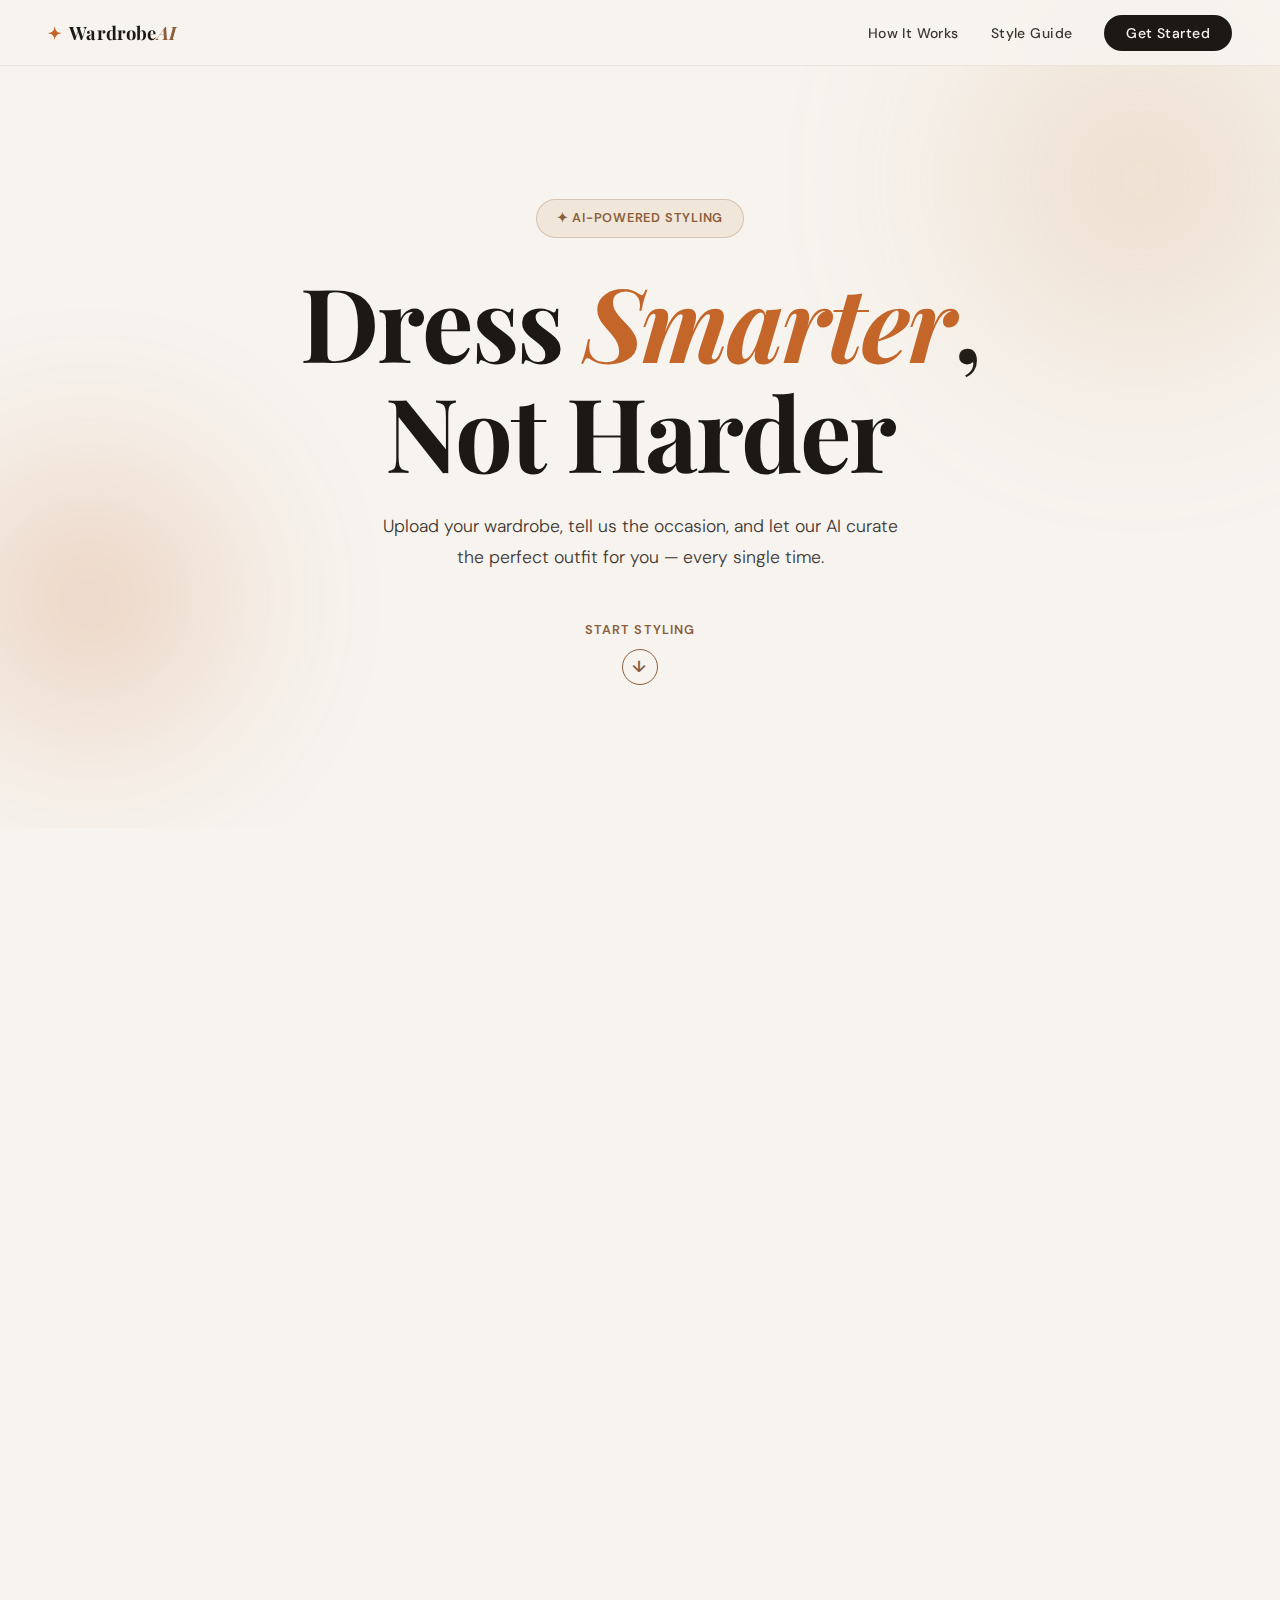
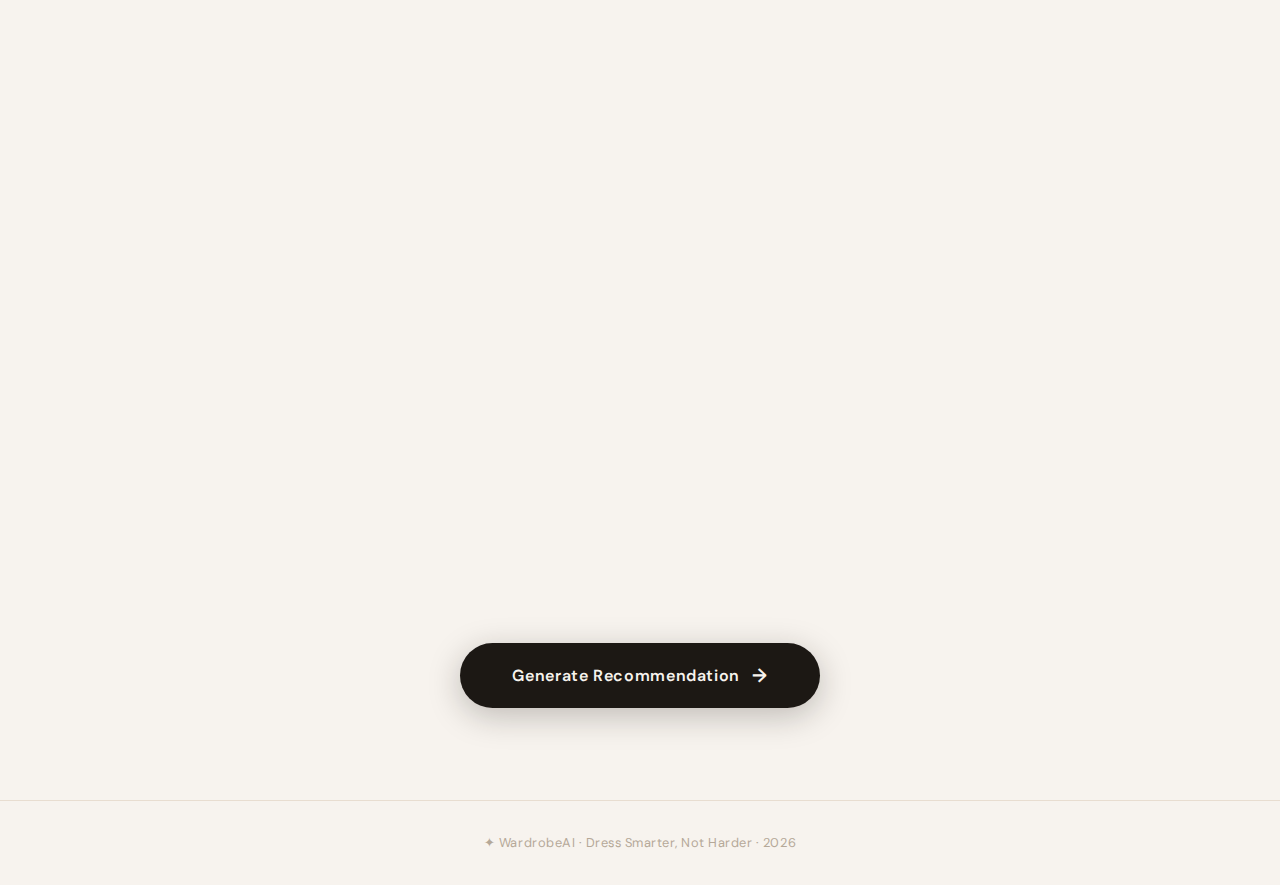
<file: INDEX.html>
<!DOCTYPE html>
<html lang="en">
<head>
  <meta charset="UTF-8" />
  <meta name="viewport" content="width=device-width, initial-scale=1.0"/>
  <title>Smart Wardrobe · Dress Smarter, Not Harder</title>
  <link rel="stylesheet" href="style.css" />
  <!-- Google Fonts: Playfair Display + DM Sans -->
  <link rel="preconnect" href="https://fonts.googleapis.com">
  <link rel="preconnect" href="https://fonts.gstatic.com" crossorigin>
  <link href="https://fonts.googleapis.com/css2?family=Playfair+Display:ital,wght@0,400;0,600;0,700;1,400&family=DM+Sans:wght@300;400;500;600&display=swap" rel="stylesheet">
</head>
<body>

  <!-- ── NAVBAR ── -->
  <nav class="navbar">
    <div class="nav-logo">
      <span class="logo-icon">✦</span>
      <span class="logo-text">Wardrobe<em>AI</em></span>
    </div>
    <ul class="nav-links">
      <li><a href="#">How It Works</a></li>
      <li><a href="#">Style Guide</a></li>
      <li><a href="#" class="nav-cta">Get Started</a></li>
    </ul>
  </nav>

  <!-- ── HERO ── -->
  <section class="hero">
    <!-- Decorative blobs -->
    <div class="blob blob-1"></div>
    <div class="blob blob-2"></div>

    <div class="hero-badge">✦ AI-Powered Styling</div>

    <h1 class="hero-heading">
      Dress <span class="accent">Smarter</span>,<br>Not Harder
    </h1>

    <p class="hero-sub">
      Upload your wardrobe, tell us the occasion, and let our AI curate<br>
      the perfect outfit for you — every single time.
    </p>

    <div class="hero-scroll">
      <span>Start Styling</span>
      <div class="scroll-arrow">↓</div>
    </div>
  </section>

  <!-- ── MAIN FORM ── -->
  <main class="form-wrapper">

    <!-- ─ STEP 1: Upload ─ -->
    <div class="card" id="step1">
      <div class="card-header">
        <span class="step-badge">01</span>
        <div>
          <h2 class="card-title">Upload Your Wardrobe Items</h2>
          <p class="card-desc">Let us see what you're working with</p>
        </div>
      </div>

      <!-- Drop Zone -->
      <div class="drop-zone" id="dropZone">
        <input type="file" id="fileInput" multiple accept=".jpg,.jpeg,.png,.webp" hidden />
        <div class="drop-icon">👗</div>
        <p class="drop-title">Drag &amp; Drop or <span class="browse-link" id="browseBtn">Click to Browse</span></p>
        <p class="drop-sub">Upload photos of your tops, bottoms, shoes &amp; accessories</p>
        <p class="drop-types">Supports JPG, PNG, WEBP · Multiple files allowed</p>
      </div>

      <!-- Preview grid (populated by JS) -->
      <div class="preview-grid" id="previewGrid"></div>
    </div>

    <!-- ─ STEP 2: Occasion ─ -->
    <div class="card" id="step2">
      <div class="card-header">
        <span class="step-badge">02</span>
        <div>
          <h2 class="card-title">Select the Occasion</h2>
          <p class="card-desc">Where are you headed today?</p>
        </div>
      </div>

      <div class="pill-group" id="occasionGroup">
        <button class="pill active" data-value="Casual">👟 Casual</button>
        <button class="pill" data-value="Formal">💼 Formal</button>
        <button class="pill" data-value="Party">🎉 Party</button>
        <button class="pill" data-value="Sports">🏃 Sports</button>
        <button class="pill" data-value="Travel">✈️ Travel</button>
        <button class="pill" data-value="Date Night">🌹 Date Night</button>
      </div>
    </div>

    <!-- ─ STEP 3: Weather ─ -->
    <div class="card" id="step3">
      <div class="card-header">
        <span class="step-badge">03</span>
        <div>
          <h2 class="card-title">Current Weather</h2>
          <p class="card-desc">We'll dress you for the forecast</p>
        </div>
      </div>

      <div class="weather-grid" id="weatherGroup">
        <button class="weather-card active" data-value="Hot">
          <span class="w-icon">☀️</span>
          <span class="w-label">Hot</span>
        </button>
        <button class="weather-card" data-value="Cold">
          <span class="w-icon">❄️</span>
          <span class="w-label">Cold</span>
        </button>
        <button class="weather-card" data-value="Rainy">
          <span class="w-icon">🌧️</span>
          <span class="w-label">Rainy</span>
        </button>
        <button class="weather-card" data-value="Windy">
          <span class="w-icon">🌬️</span>
          <span class="w-label">Windy</span>
        </button>
        <button class="weather-card" data-value="Cloudy">
          <span class="w-icon">☁️</span>
          <span class="w-label">Cloudy</span>
        </button>
      </div>
    </div>

    <!-- ─ STEP 4: Style Preference ─ -->
    <div class="card" id="step4">
      <div class="card-header">
        <span class="step-badge">04</span>
        <div>
          <h2 class="card-title">Describe Your Style Preference</h2>
          <p class="card-desc">Any details help our AI nail the look</p>
        </div>
      </div>

      <textarea
        id="styleInput"
        class="style-textarea"
        rows="3"
        placeholder="e.g. casual outfit for winter, formal look for a job interview, trendy streetwear for a concert..."
      ></textarea>
    </div>

    <!-- ─ CTA BUTTON ─ -->
    <div class="cta-wrapper">
      <button class="cta-btn" id="generateBtn">
        <span class="btn-text">Generate Recommendation</span>
        <span class="btn-arrow">→</span>
      </button>
    </div>

    <!-- ─ RECOMMENDATION OUTPUT ─ -->
    <div class="result-card" id="resultCard">
      <div class="result-loading" id="resultLoading">
        <div class="spinner"></div>
        <p>Curating your perfect look…</p>
      </div>

      <div class="result-content" id="resultContent">
        <div class="result-top">
          <span class="result-badge">✦ Your AI Look</span>
          <h3 class="result-title">Suggested Outfit</h3>
        </div>
        <div class="outfit-pieces" id="outfitPieces"></div>
        <p class="result-note" id="resultNote"></p>
        <button class="retry-btn" id="retryBtn">Try Another Look ↺</button>
      </div>
    </div>

  </main>

  <!-- ── FOOTER ── -->
  <footer class="footer">
    <p>✦ WardrobeAI · Dress Smarter, Not Harder · <span id="year"></span></p>
  </footer>

  <script src="script.js"></script>
</body>
</html>
</file>
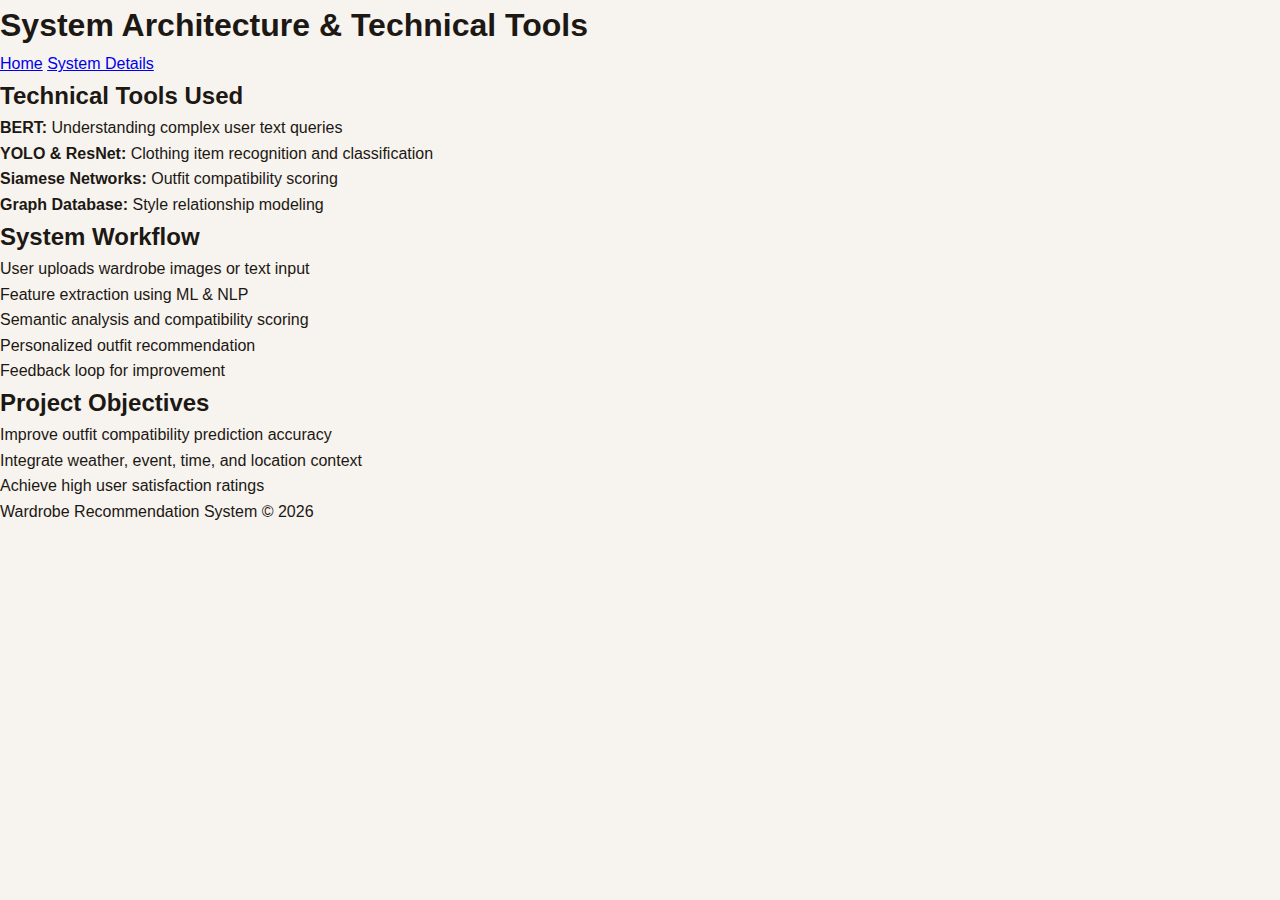
<file: details.html>
<!DOCTYPE html>
<html>
<head>
    <title>System Architecture - Wardrobe Recommendation</title>
    <link rel="stylesheet" href="style.css">
</head>
<body>

<header>
    <h1>System Architecture & Technical Tools</h1>
    <nav>
        <a href="index.html">Home</a>
        <a href="details.html">System Details</a>
    </nav>
</header>

<section>
    <h2>Technical Tools Used</h2>
    <ul>
        <li><strong>BERT:</strong> Understanding complex user text queries</li>
        <li><strong>YOLO & ResNet:</strong> Clothing item recognition and classification</li>
        <li><strong>Siamese Networks:</strong> Outfit compatibility scoring</li>
        <li><strong>Graph Database:</strong> Style relationship modeling</li>
    </ul>
</section>

<section>
    <h2>System Workflow</h2>
    <ol>
        <li>User uploads wardrobe images or text input</li>
        <li>Feature extraction using ML & NLP</li>
        <li>Semantic analysis and compatibility scoring</li>
        <li>Personalized outfit recommendation</li>
        <li>Feedback loop for improvement</li>
    </ol>
</section>

<section>
    <h2>Project Objectives</h2>
    <ul>
        <li>Improve outfit compatibility prediction accuracy</li>
        <li>Integrate weather, event, time, and location context</li>
        <li>Achieve high user satisfaction ratings</li>
    </ul>
</section>

<footer>
    <p>Wardrobe Recommendation System © 2026</p>
</footer>

</body>
</html>
</file>
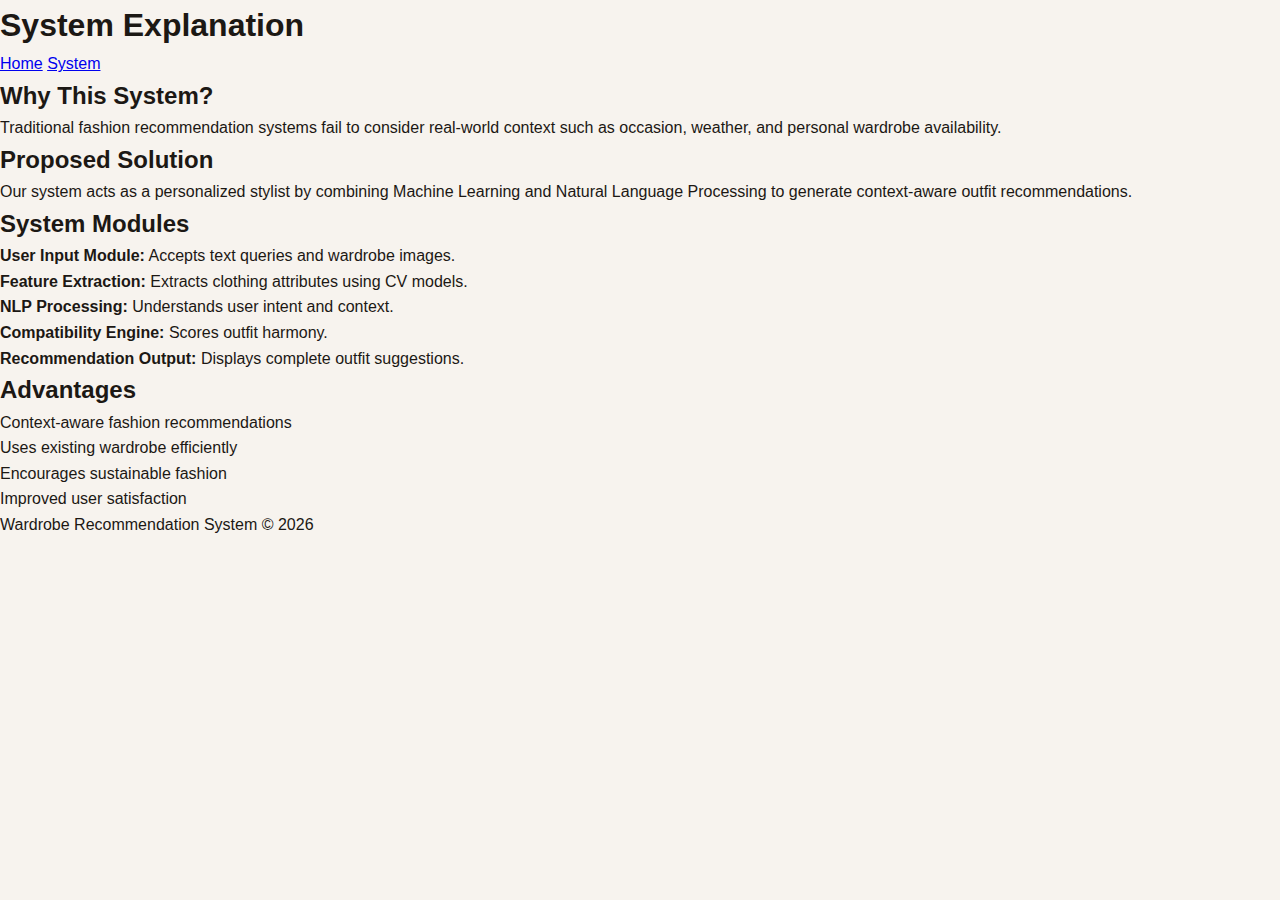
<file: index2.html>
<!DOCTYPE html>
<html lang="en">
<head>
    <meta charset="UTF-8">
    <title>System Explanation | Wardrobe Recommendation</title>
    <link rel="stylesheet" href="style.css">
</head>
<body>

<header>
    <h1>System Explanation</h1>
    <nav>
        <a href="index.html">Home</a>
        <a href="second.html">System</a>
    </nav>
</header>

<section>
    <h2>Why This System?</h2>
    <p>
        Traditional fashion recommendation systems fail to consider real-world context
        such as occasion, weather, and personal wardrobe availability.
    </p>
</section>

<section>
    <h2>Proposed Solution</h2>
    <p>
        Our system acts as a personalized stylist by combining Machine Learning and
        Natural Language Processing to generate context-aware outfit recommendations.
    </p>
</section>

<section>
    <h2>System Modules</h2>
    <ul>
        <li><strong>User Input Module:</strong> Accepts text queries and wardrobe images.</li>
        <li><strong>Feature Extraction:</strong> Extracts clothing attributes using CV models.</li>
        <li><strong>NLP Processing:</strong> Understands user intent and context.</li>
        <li><strong>Compatibility Engine:</strong> Scores outfit harmony.</li>
        <li><strong>Recommendation Output:</strong> Displays complete outfit suggestions.</li>
    </ul>
</section>

<section>
    <h2>Advantages</h2>
    <ul>
        <li>Context-aware fashion recommendations</li>
        <li>Uses existing wardrobe efficiently</li>
        <li>Encourages sustainable fashion</li>
        <li>Improved user satisfaction</li>
    </ul>
</section>

<footer>
    <p>Wardrobe Recommendation System © 2026</p>
</footer>

</body>
</html>
</file>
<file: style.css>
/* ============================================================
   Smart Wardrobe Recommendation System — style.css
   Aesthetic: Luxury cream / warm beige fashion editorial
   ============================================================ */

/* ── CSS Variables ── */
:root {
  --cream:        #F7F3EE;
  --cream-dark:   #EDE7DC;
  --parchment:    #E8DDD0;
  --ink:          #1C1814;
  --ink-light:    #3D3530;
  --brown:        #8B5E3C;
  --brown-light:  #A87654;
  --brown-pale:   #F0E6DA;
  --rust:         #C4662A;
  --rust-light:   #E8854A;
  --white:        #FDFAF6;
  --shadow-sm:    0 2px 12px rgba(60,35,15,.07);
  --shadow-md:    0 6px 32px rgba(60,35,15,.11);
  --shadow-lg:    0 16px 64px rgba(60,35,15,.15);
  --radius-sm:    12px;
  --radius-md:    20px;
  --radius-lg:    32px;
  --transition:   0.28s cubic-bezier(0.34, 1.2, 0.64, 1);
}

/* ── Reset ── */
*, *::before, *::after { box-sizing: border-box; margin: 0; padding: 0; }

html { scroll-behavior: smooth; }

body {
  font-family: 'DM Sans', sans-serif;
  background-color: var(--cream);
  color: var(--ink);
  line-height: 1.6;
  overflow-x: hidden;
}

/* ── Scrollbar ── */
::-webkit-scrollbar { width: 6px; }
::-webkit-scrollbar-track { background: var(--cream); }
::-webkit-scrollbar-thumb { background: var(--parchment); border-radius: 99px; }

/* ============================================================
   NAVBAR
   ============================================================ */
.navbar {
  position: fixed;
  top: 0; left: 0; right: 0;
  z-index: 100;
  display: flex;
  align-items: center;
  justify-content: space-between;
  padding: 18px 48px;
  background: rgba(247,243,238,.85);
  backdrop-filter: blur(16px);
  border-bottom: 1px solid rgba(139,94,60,.1);
}

.nav-logo {
  display: flex;
  align-items: center;
  gap: 8px;
  font-family: 'Playfair Display', serif;
  font-size: 1.15rem;
  font-weight: 700;
  color: var(--ink);
  letter-spacing: 0.01em;
}
.logo-icon { color: var(--rust); font-size: 1rem; }
.nav-logo em { color: var(--brown); font-style: italic; }

.nav-links {
  list-style: none;
  display: flex;
  align-items: center;
  gap: 32px;
}
.nav-links a {
  text-decoration: none;
  color: var(--ink-light);
  font-size: .875rem;
  font-weight: 500;
  letter-spacing: 0.03em;
  transition: color 0.2s;
}
.nav-links a:hover { color: var(--brown); }

.nav-cta {
  padding: 9px 22px;
  background: var(--ink) !important;
  color: var(--cream) !important;
  border-radius: 99px !important;
  font-size: .875rem !important;
  transition: background 0.2s, transform 0.2s !important;
}
.nav-cta:hover { background: var(--brown) !important; transform: translateY(-1px); }

/* ============================================================
   HERO
   ============================================================ */
.hero {
  position: relative;
  min-height: 92vh;
  display: flex;
  flex-direction: column;
  align-items: center;
  justify-content: center;
  text-align: center;
  padding: 120px 24px 64px;
  overflow: hidden;
}

/* Decorative blobs */
.blob {
  position: absolute;
  border-radius: 50%;
  filter: blur(80px);
  opacity: 0.35;
  pointer-events: none;
}
.blob-1 {
  width: 520px; height: 520px;
  background: radial-gradient(circle, #D4A97A 0%, transparent 70%);
  top: -80px; right: -120px;
  animation: blobFloat 8s ease-in-out infinite alternate;
}
.blob-2 {
  width: 380px; height: 380px;
  background: radial-gradient(circle, #C4662A 0%, transparent 70%);
  bottom: 40px; left: -100px;
  animation: blobFloat 10s ease-in-out infinite alternate-reverse;
}
@keyframes blobFloat {
  from { transform: translateY(0) scale(1); }
  to   { transform: translateY(30px) scale(1.08); }
}

.hero-badge {
  display: inline-flex;
  align-items: center;
  gap: 6px;
  padding: 8px 20px;
  background: var(--brown-pale);
  border: 1px solid rgba(139,94,60,.25);
  border-radius: 99px;
  font-size: .8rem;
  font-weight: 600;
  color: var(--brown);
  letter-spacing: 0.06em;
  text-transform: uppercase;
  margin-bottom: 28px;
  animation: fadeDown 0.8s ease both;
}

.hero-heading {
  font-family: 'Playfair Display', serif;
  font-size: clamp(3rem, 8vw, 6.5rem);
  font-weight: 700;
  line-height: 1.08;
  letter-spacing: -0.02em;
  color: var(--ink);
  margin-bottom: 24px;
  animation: fadeDown 0.9s 0.1s ease both;
}
.hero-heading .accent {
  color: var(--rust);
  font-style: italic;
  position: relative;
}
.hero-heading .accent::after {
  content: '';
  position: absolute;
  bottom: 4px; left: 0; right: 0;
  height: 3px;
  background: linear-gradient(90deg, var(--rust), var(--rust-light));
  border-radius: 99px;
  transform: scaleX(0);
  transform-origin: left;
  animation: underlineReveal 0.6s 1s ease forwards;
}
@keyframes underlineReveal { to { transform: scaleX(1); } }

.hero-sub {
  max-width: 560px;
  font-size: 1.1rem;
  font-weight: 300;
  color: var(--ink-light);
  line-height: 1.75;
  margin-bottom: 48px;
  animation: fadeDown 1s 0.2s ease both;
}

.hero-scroll {
  display: flex;
  flex-direction: column;
  align-items: center;
  gap: 8px;
  font-size: .8rem;
  letter-spacing: 0.08em;
  text-transform: uppercase;
  color: var(--brown);
  font-weight: 600;
  animation: fadeDown 1.1s 0.35s ease both;
}
.scroll-arrow {
  width: 36px; height: 36px;
  border-radius: 50%;
  border: 1.5px solid var(--brown);
  display: grid; place-items: center;
  font-size: 1rem;
  animation: bounceArrow 2s ease-in-out infinite;
}
@keyframes bounceArrow {
  0%,100% { transform: translateY(0); }
  50%      { transform: translateY(6px); }
}

@keyframes fadeDown {
  from { opacity: 0; transform: translateY(-18px); }
  to   { opacity: 1; transform: translateY(0); }
}

/* ============================================================
   FORM WRAPPER
   ============================================================ */
.form-wrapper {
  max-width: 780px;
  margin: 0 auto;
  padding: 0 24px 80px;
  display: flex;
  flex-direction: column;
  gap: 28px;
}

/* ============================================================
   CARDS
   ============================================================ */
.card {
  background: var(--white);
  border-radius: var(--radius-lg);
  padding: 40px;
  box-shadow: var(--shadow-md);
  border: 1px solid rgba(139,94,60,.08);
  transition: box-shadow var(--transition), transform var(--transition);
}
.card:hover { box-shadow: var(--shadow-lg); transform: translateY(-2px); }

.card-header {
  display: flex;
  align-items: flex-start;
  gap: 18px;
  margin-bottom: 28px;
}

.step-badge {
  flex-shrink: 0;
  width: 46px; height: 46px;
  border-radius: var(--radius-sm);
  background: linear-gradient(135deg, var(--rust), var(--brown));
  color: #fff;
  font-family: 'Playfair Display', serif;
  font-weight: 700;
  font-size: 1.05rem;
  display: grid; place-items: center;
  box-shadow: 0 4px 16px rgba(196,102,42,.35);
}

.card-title {
  font-family: 'Playfair Display', serif;
  font-size: 1.5rem;
  font-weight: 600;
  color: var(--ink);
  line-height: 1.2;
}
.card-desc {
  font-size: .875rem;
  color: var(--brown-light);
  margin-top: 3px;
  font-weight: 400;
}

/* ============================================================
   DROP ZONE
   ============================================================ */
.drop-zone {
  border: 2px dashed var(--parchment);
  border-radius: var(--radius-md);
  padding: 56px 32px;
  text-align: center;
  cursor: pointer;
  background: var(--cream);
  transition: border-color var(--transition), background var(--transition), transform var(--transition);
  position: relative;
}
.drop-zone:hover,
.drop-zone.drag-over {
  border-color: var(--rust);
  background: var(--brown-pale);
  transform: scale(1.01);
}

.drop-icon { font-size: 3rem; margin-bottom: 16px; display: block; }

.drop-title {
  font-size: 1rem;
  font-weight: 500;
  color: var(--ink-light);
  margin-bottom: 8px;
}
.browse-link {
  color: var(--rust);
  font-weight: 600;
  cursor: pointer;
  text-decoration: underline;
  text-underline-offset: 3px;
}
.drop-sub  { font-size: .875rem; color: var(--ink-light); margin-bottom: 6px; }
.drop-types{ font-size: .78rem;  color: #a89a8c; letter-spacing: 0.03em; }

/* ── Preview grid ── */
.preview-grid {
  display: grid;
  grid-template-columns: repeat(auto-fill, minmax(100px, 1fr));
  gap: 14px;
  margin-top: 20px;
}
.preview-item {
  position: relative;
  border-radius: var(--radius-sm);
  overflow: hidden;
  aspect-ratio: 1;
  box-shadow: var(--shadow-sm);
  animation: popIn 0.35s var(--transition) both;
}
@keyframes popIn {
  from { opacity: 0; transform: scale(.8); }
  to   { opacity: 1; transform: scale(1); }
}
.preview-item img {
  width: 100%; height: 100%;
  object-fit: cover;
  display: block;
}
.preview-remove {
  position: absolute;
  top: 5px; right: 5px;
  width: 22px; height: 22px;
  border-radius: 50%;
  background: rgba(28,24,20,.7);
  color: #fff;
  border: none;
  font-size: .75rem;
  cursor: pointer;
  display: grid; place-items: center;
  opacity: 0;
  transition: opacity 0.2s;
}
.preview-item:hover .preview-remove { opacity: 1; }

/* ============================================================
   OCCASION PILLS
   ============================================================ */
.pill-group {
  display: flex;
  flex-wrap: wrap;
  gap: 12px;
}

.pill {
  padding: 11px 22px;
  border-radius: 99px;
  border: 1.5px solid var(--parchment);
  background: transparent;
  color: var(--ink-light);
  font-family: 'DM Sans', sans-serif;
  font-size: .9rem;
  font-weight: 500;
  cursor: pointer;
  transition: all var(--transition);
  letter-spacing: 0.01em;
}
.pill:hover {
  border-color: var(--rust-light);
  color: var(--rust);
  background: var(--brown-pale);
  transform: translateY(-2px);
}
.pill.active {
  background: linear-gradient(135deg, var(--rust), var(--brown));
  border-color: transparent;
  color: #fff;
  box-shadow: 0 4px 16px rgba(196,102,42,.3);
  transform: translateY(-2px);
}

/* ============================================================
   WEATHER CARDS
   ============================================================ */
.weather-grid {
  display: grid;
  grid-template-columns: repeat(5, 1fr);
  gap: 14px;
}

.weather-card {
  display: flex;
  flex-direction: column;
  align-items: center;
  gap: 10px;
  padding: 24px 12px;
  border-radius: var(--radius-md);
  border: 1.5px solid var(--parchment);
  background: var(--cream);
  cursor: pointer;
  transition: all var(--transition);
  font-family: 'DM Sans', sans-serif;
}
.weather-card:hover {
  border-color: var(--rust-light);
  background: var(--brown-pale);
  transform: translateY(-4px);
  box-shadow: var(--shadow-sm);
}
.weather-card.active {
  background: linear-gradient(145deg, var(--brown-pale), var(--parchment));
  border-color: var(--rust);
  box-shadow: 0 0 0 3px rgba(196,102,42,.18);
  transform: translateY(-4px);
}

.w-icon { font-size: 2rem; line-height: 1; }
.w-label {
  font-size: .82rem;
  font-weight: 600;
  color: var(--ink-light);
  letter-spacing: 0.03em;
  text-transform: uppercase;
}
.weather-card.active .w-label { color: var(--rust); }

/* ============================================================
   STYLE TEXTAREA
   ============================================================ */
.style-textarea {
  width: 100%;
  padding: 18px 22px;
  border-radius: var(--radius-md);
  border: 1.5px solid var(--parchment);
  background: var(--cream);
  font-family: 'DM Sans', sans-serif;
  font-size: .95rem;
  color: var(--ink);
  resize: vertical;
  min-height: 100px;
  outline: none;
  transition: border-color 0.25s, box-shadow 0.25s;
  line-height: 1.6;
}
.style-textarea::placeholder { color: #b5a898; }
.style-textarea:focus {
  border-color: var(--rust);
  box-shadow: 0 0 0 4px rgba(196,102,42,.1);
}

/* ============================================================
   CTA BUTTON
   ============================================================ */
.cta-wrapper {
  display: flex;
  justify-content: center;
  padding: 12px 0;
}

.cta-btn {
  display: inline-flex;
  align-items: center;
  gap: 12px;
  padding: 20px 52px;
  background: var(--ink);
  color: var(--cream);
  border: none;
  border-radius: 99px;
  font-family: 'DM Sans', sans-serif;
  font-size: 1rem;
  font-weight: 600;
  letter-spacing: 0.04em;
  cursor: pointer;
  box-shadow: 0 8px 32px rgba(28,24,20,.25);
  transition: all var(--transition);
  position: relative;
  overflow: hidden;
}
.cta-btn::before {
  content: '';
  position: absolute;
  inset: 0;
  background: linear-gradient(135deg, var(--rust), var(--brown));
  opacity: 0;
  transition: opacity 0.3s;
}
.cta-btn:hover::before { opacity: 1; }
.cta-btn:hover { transform: translateY(-3px); box-shadow: 0 14px 40px rgba(196,102,42,.4); }
.cta-btn:active { transform: translateY(0); }

.btn-text, .btn-arrow { position: relative; z-index: 1; }
.btn-arrow {
  font-size: 1.2rem;
  transition: transform var(--transition);
}
.cta-btn:hover .btn-arrow { transform: translateX(5px); }

/* ============================================================
   RESULT CARD
   ============================================================ */
.result-card {
  background: var(--ink);
  border-radius: var(--radius-lg);
  padding: 48px 40px;
  display: none;
  position: relative;
  overflow: hidden;
}
.result-card.visible { display: block; animation: fadeUp 0.6s ease both; }

@keyframes fadeUp {
  from { opacity: 0; transform: translateY(24px); }
  to   { opacity: 1; transform: translateY(0); }
}

/* Inner glow */
.result-card::before {
  content: '';
  position: absolute;
  top: -80px; right: -80px;
  width: 300px; height: 300px;
  background: radial-gradient(circle, rgba(196,102,42,.25) 0%, transparent 70%);
  pointer-events: none;
}

/* ── Loading ── */
.result-loading {
  display: flex;
  flex-direction: column;
  align-items: center;
  gap: 18px;
  padding: 24px 0;
  color: var(--cream);
  font-size: .95rem;
  font-weight: 400;
  opacity: .8;
}
.spinner {
  width: 40px; height: 40px;
  border: 3px solid rgba(247,243,238,.15);
  border-top-color: var(--rust-light);
  border-radius: 50%;
  animation: spin 0.9s linear infinite;
}
@keyframes spin { to { transform: rotate(360deg); } }

/* ── Content ── */
.result-content { display: none; }
.result-content.show { display: block; animation: fadeUp 0.5s ease both; }

.result-top { margin-bottom: 28px; }
.result-badge {
  display: inline-block;
  padding: 5px 14px;
  background: rgba(196,102,42,.2);
  border: 1px solid rgba(196,102,42,.35);
  border-radius: 99px;
  font-size: .75rem;
  font-weight: 600;
  color: var(--rust-light);
  letter-spacing: 0.07em;
  text-transform: uppercase;
  margin-bottom: 10px;
}
.result-title {
  font-family: 'Playfair Display', serif;
  font-size: 2rem;
  font-weight: 600;
  color: var(--cream);
}

.outfit-pieces {
  display: flex;
  flex-wrap: wrap;
  gap: 12px;
  margin-bottom: 24px;
}
.piece-tag {
  padding: 10px 20px;
  background: rgba(247,243,238,.08);
  border: 1px solid rgba(247,243,238,.15);
  border-radius: var(--radius-sm);
  color: var(--cream);
  font-size: .9rem;
  font-weight: 500;
  letter-spacing: 0.02em;
  animation: popIn 0.4s ease both;
}

.result-note {
  font-size: .875rem;
  color: rgba(247,243,238,.5);
  line-height: 1.7;
  margin-bottom: 28px;
  font-style: italic;
}

.retry-btn {
  padding: 12px 28px;
  border-radius: 99px;
  border: 1.5px solid rgba(247,243,238,.25);
  background: transparent;
  color: var(--cream);
  font-family: 'DM Sans', sans-serif;
  font-size: .875rem;
  font-weight: 500;
  cursor: pointer;
  transition: all 0.25s;
  letter-spacing: 0.03em;
}
.retry-btn:hover {
  background: rgba(247,243,238,.1);
  border-color: rgba(247,243,238,.5);
  transform: translateY(-2px);
}

/* ============================================================
   FOOTER
   ============================================================ */
.footer {
  text-align: center;
  padding: 32px 24px;
  font-size: .8rem;
  color: #b5a898;
  letter-spacing: 0.04em;
  border-top: 1px solid var(--parchment);
}

/* ============================================================
   RESPONSIVE
   ============================================================ */
@media (max-width: 768px) {
  .navbar { padding: 14px 20px; }
  .nav-links li:not(:last-child) { display: none; }

  .hero { min-height: 80vh; padding-top: 96px; }

  .card { padding: 28px 22px; border-radius: var(--radius-md); }

  .weather-grid {
    grid-template-columns: repeat(3, 1fr);
  }

  .cta-btn { padding: 18px 36px; font-size: .95rem; width: 100%; justify-content: center; }

  .result-card { padding: 32px 22px; border-radius: var(--radius-md); }
  .result-title { font-size: 1.5rem; }
}

@media (max-width: 480px) {
  .weather-grid { grid-template-columns: repeat(3, 1fr); }
  .pill { padding: 10px 16px; font-size: .82rem; }
}
</file>
